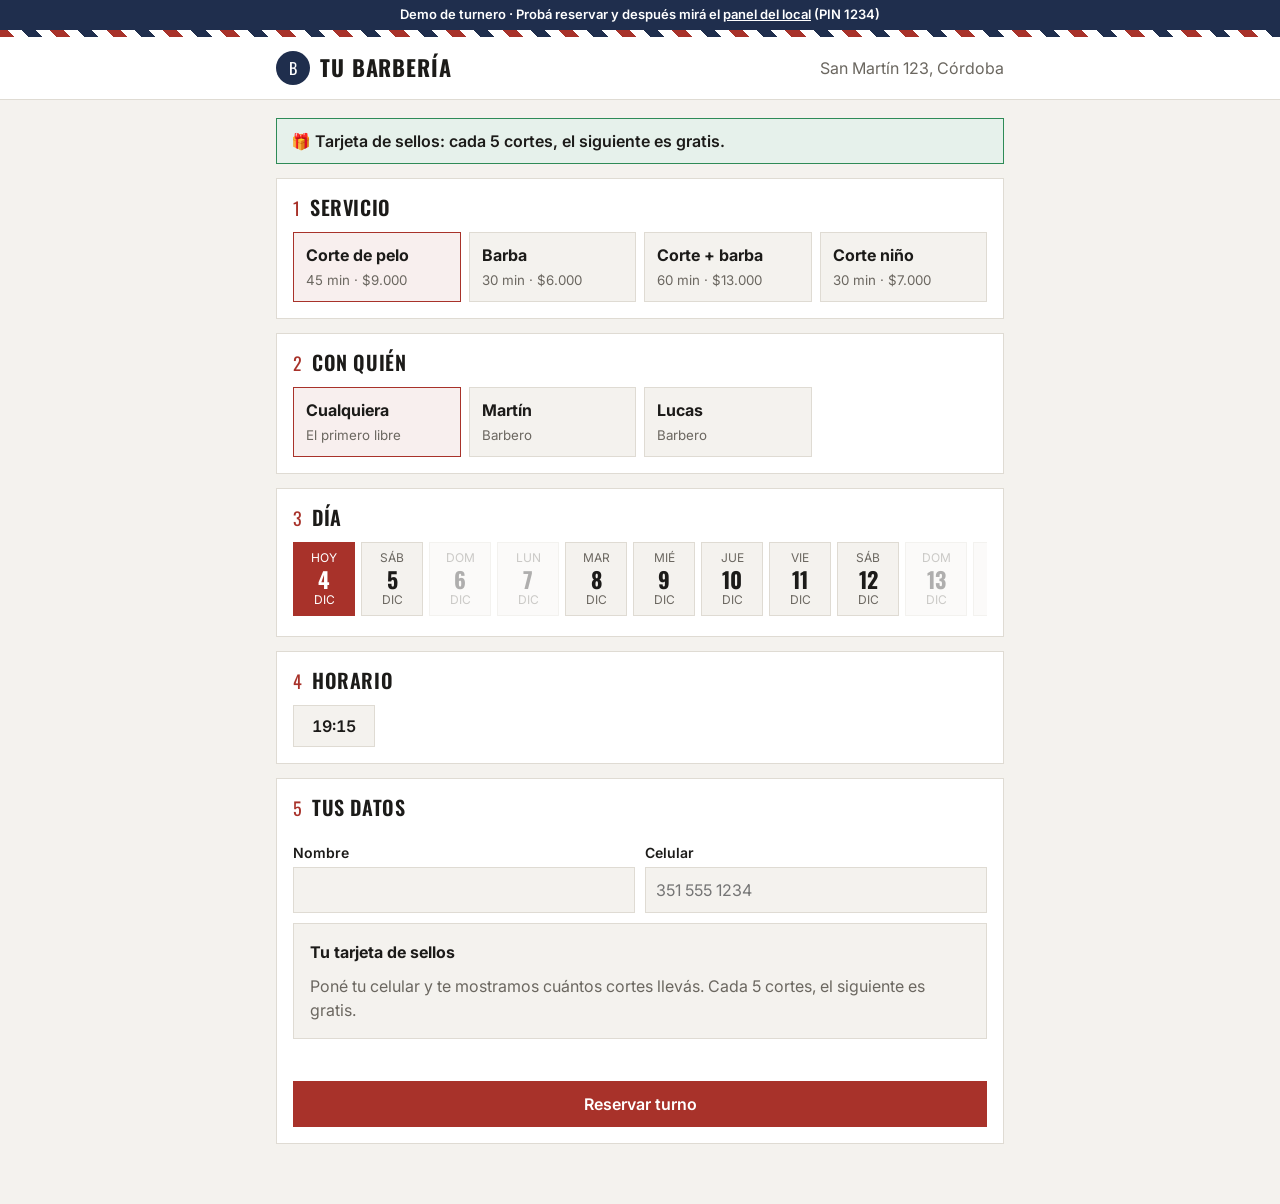
<file: index.html>
<!doctype html>
<html lang="es">
<head>
<meta charset="utf-8">
<meta name="viewport" content="width=device-width,initial-scale=1,viewport-fit=cover">
<title>Turnero Barbería Demo</title>
<link rel="preconnect" href="https://fonts.googleapis.com">
<link rel="stylesheet" href="https://fonts.googleapis.com/css2?family=Oswald:wght@500;600&family=Inter:wght@400;500;600;700&display=swap">
<link rel="stylesheet" href="app.css">
<style>
/* Layout: reserva en pasos verticales (servicio, profesional, día, hora, datos) sobre una tarjeta; tira de días deslizable y grilla de horarios */
.steps{display:flex;flex-direction:column;gap:14px;padding-block:18px 60px}
.h{display:flex;align-items:baseline;gap:10px;margin-bottom:10px}
.h .n{font-family:var(--f-display);color:var(--accent);font-size:18px}
.h h2{font-size:20px}
.opts{display:grid;grid-template-columns:repeat(auto-fill,minmax(160px,1fr));gap:8px}
.opt{text-align:left;border:1.5px solid var(--line);background:var(--bg);padding:10px 12px;cursor:pointer}
.opt b{display:block}
.opt small{color:var(--muted)}
.opt[aria-pressed="true"]{border-color:var(--accent);background:color-mix(in srgb,var(--accent) 8%,var(--card))}
.days{display:flex;gap:6px;overflow-x:auto;padding-bottom:4px;scrollbar-width:thin}
.day{flex:0 0 auto;width:62px;text-align:center;border:1.5px solid var(--line);background:var(--bg);padding:6px 0;cursor:pointer}
.day small{display:block;color:var(--muted);font-size:12px;text-transform:uppercase}
.day b{font-family:var(--f-display);font-size:22px;display:block;line-height:1.1}
.day[aria-pressed="true"]{border-color:var(--accent);background:var(--accent);color:#fff}
.day[aria-pressed="true"] small{color:#fff}
.day:disabled{opacity:.35;cursor:not-allowed}
.times{display:grid;grid-template-columns:repeat(auto-fill,minmax(72px,1fr));gap:6px}
.time{border:1.5px solid var(--line);background:var(--bg);padding:8px 0;font-weight:600;cursor:pointer;font-variant-numeric:tabular-nums}
.time[aria-pressed="true"]{background:var(--navy);border-color:var(--navy);color:#fff}
.row2{display:grid;grid-template-columns:1fr 1fr;gap:10px}
@media (max-width:520px){.row2{grid-template-columns:1fr}}
.ticket{border:2px dashed var(--line);padding:14px;display:grid;grid-template-columns:auto 1fr;gap:4px 14px}
.ticket dt{color:var(--muted);font-size:14px}.ticket dd{margin:0;font-weight:600}
.col{display:flex;flex-direction:column;gap:10px}
.mine .t{display:flex;justify-content:space-between;align-items:center;gap:10px;border-top:1px solid var(--line);padding-top:10px;margin-top:10px;flex-wrap:wrap}
.err{color:var(--accent);font-weight:600;min-height:1.4em}
</style>
</head>
<body>
<div class="demo">Demo de turnero · Probá reservar y después mirá el <a href="admin.html">panel del local</a> (PIN 1234)</div>
<header class="top"><div class="pole"></div><div class="wrap"><div class="brand"><span class="mark" id="ini">B</span><b id="nom">Tu Barbería</b></div><span class="muted" id="dir"></span></div></header>

<main class="wrap steps" id="reserva">
  <div class="banner" id="demora" hidden></div>
  <div class="banner" id="promo" hidden style="border-color:var(--ok);background:color-mix(in srgb,var(--ok) 12%,var(--card))"></div>
  <section class="card mine" id="mine" hidden><h2 style="font-size:18px">Tus próximos turnos</h2><div id="mineList"></div></section>

  <section class="card"><div class="h"><span class="n">1</span><h2>Servicio</h2></div><div class="opts" id="srv"></div></section>
  <section class="card"><div class="h"><span class="n">2</span><h2>Con quién</h2></div><div class="opts" id="bar"></div></section>
  <section class="card"><div class="h"><span class="n">3</span><h2>Día</h2></div><div class="days" id="days"></div></section>
  <section class="card"><div class="h"><span class="n">4</span><h2>Horario</h2></div><div class="times" id="times"></div><p class="muted" id="noTimes" hidden style="margin:0">No quedan horarios libres ese día. Probá con otro día o con otro profesional.</p></section>
  <section class="card col"><div class="h"><span class="n">5</span><h2>Tus datos</h2></div>
    <div class="row2"><div><label class="l" for="cNom">Nombre</label><input class="field" id="cNom" autocomplete="name"></div>
    <div><label class="l" for="cTel">Celular</label><input class="field" id="cTel" inputmode="tel" autocomplete="tel" placeholder="351 555 1234"></div></div>
    <div class="card col" id="tarjeta" hidden style="background:var(--bg)"></div>
    <div class="err" id="err" aria-live="polite"></div>
    <button class="btn primary" id="go" type="button">Reservar turno</button>
  </section>
</main>

<main class="wrap steps" id="okView" hidden>
  <section class="card col">
    <h2 style="color:var(--ok)">✓ Turno reservado</h2>
    <dl class="ticket" id="ticket"></dl>
    <div><b>Que no se te pase:</b> agregalo a tu calendario y el celular te avisa solo.</div>
    <a class="btn primary" id="acal" hidden>Agregar al calendario del celular</a>
    <a class="btn navy" id="gcal" target="_blank" rel="noopener">Agregar a Google Calendar</a>
    <button class="btn ghost" id="ics" type="button">Agregar al calendario (iPhone / otros)</button>
    <a class="btn ghost" id="gcal2" target="_blank" rel="noopener">Recordarme reservar de nuevo en 30 días</a>
    <p class="muted" style="margin:0;font-size:14px">Si no podés venir, cancelalo desde "Tus próximos turnos" hasta <span id="cancH"></span> horas antes, así el horario le queda libre a otro.</p>
    <button class="btn ghost" id="back" type="button">Volver</button>
  </section>
</main>
<div class="toast" id="toast" hidden></div>

<script src="store.js"></script>
<script>
const S=Store; let st=S.load();
const sel={srv:null,bar:"any",fecha:null,ini:null};
const MINE="barberia_demo_mis_turnos";
const mine=()=>{try{return JSON.parse(localStorage.getItem(MINE)||"[]")}catch(e){return []}};
const setMine=a=>{try{localStorage.setItem(MINE,JSON.stringify(a))}catch(e){}};
try{cNom.value=localStorage.getItem("bd_nom")||"";cTel.value=localStorage.getItem("bd_tel")||"";}catch(e){}
function toast(t){toastEl.textContent=t;toastEl.hidden=false;clearTimeout(toast.h);toast.h=setTimeout(()=>toastEl.hidden=true,2200);}
const toastEl=document.getElementById("toast");

function header(){ nom.textContent=st.config.nombre; ini.textContent=st.config.nombre.replace(/^tu\s+/i,"")[0]||"B"; dir.textContent=st.config.direccion;
  cancH.textContent=st.config.cancelHoras;
  const d=st.demora; demora.hidden=!(d&&d.fecha===S.today()&&d.min>0); if(!demora.hidden) demora.textContent=`Hoy venimos con unos ${d.min} minutos de demora. ¡Gracias por la paciencia!`; }
function renderSrv(){ srv.innerHTML=st.servicios.map(s=>`<button class="opt" type="button" data-id="${s.id}" aria-pressed="${sel.srv===s.id}"><b>${s.nombre}</b><small>${s.dur} min · ${S.fmt(s.precio)}</small></button>`).join(""); }
function renderBar(){ bar.innerHTML=[{id:"any",nombre:"Cualquiera"},...st.barberos].map(b=>`<button class="opt" type="button" data-id="${b.id}" aria-pressed="${sel.bar===b.id}"><b>${b.nombre}</b><small>${b.id==="any"?"El primero libre":"Barbero"}</small></button>`).join(""); }
function dur(){ return (st.servicios.find(s=>s.id===sel.srv)||{dur:45}).dur; }
function freeFor(f){ return sel.bar==="any"?Object.keys(S.slotsAny(st,f,dur())).map(Number).sort((a,b)=>a-b):S.slots(st,f,sel.bar,dur()); }
function renderDays(){
  const out=[]; for(let i=0;i<14;i++){ const f=S.addDays(S.today(),i), d=new Date(f+"T12:00:00"), has=freeFor(f).length>0;
    out.push(`<button class="day" type="button" data-f="${f}" aria-pressed="${sel.fecha===f}" ${has?"":"disabled"}><small>${i===0?"Hoy":d.toLocaleDateString("es-AR",{weekday:"short"}).replace(".","")}</small><b>${d.getDate()}</b><small>${d.toLocaleDateString("es-AR",{month:"short"}).replace(".","")}</small></button>`); }
  days.innerHTML=out.join("");
  if(!sel.fecha||days.querySelector(`[data-f="${sel.fecha}"]:disabled`)){ const first=days.querySelector(".day:not(:disabled)"); sel.fecha=first?first.dataset.f:null; days.querySelectorAll(".day").forEach(b=>b.setAttribute("aria-pressed",b.dataset.f===sel.fecha)); }
}
function renderTimes(){ const list=sel.fecha?freeFor(sel.fecha):[]; if(!list.includes(sel.ini)) sel.ini=null;
  times.innerHTML=list.map(m=>`<button class="time" type="button" data-m="${m}" aria-pressed="${sel.ini===m}">${S.toHM(m)}</button>`).join(""); noTimes.hidden=list.length>0; }
function promoTxt(){ const p=S.premioCfg(st); return `Cada ${p.cada} cortes, el siguiente ${p.tipo==="gratis"?"es gratis":`tiene ${p.pct}% de descuento`}`; }
function renderTarjeta(){
  const p=S.premioCfg(st); promo.hidden=!p.activo; tarjeta.hidden=!p.activo; if(!p.activo) return;
  promo.textContent=`🎁 Tarjeta de sellos: ${promoTxt().toLowerCase()}.`;
  const sp=S.sellos(st,cTel.value);
  if(!sp){ tarjeta.innerHTML=`<b>Tu tarjeta de sellos</b><span class="muted">Poné tu celular y te mostramos cuántos cortes llevás. ${promoTxt()}.</span>`; return; }
  const dots=Array.from({length:sp.cada},(_,i)=>`<span class="sello ${i<sp.n?"on":""}">${i<sp.n?"✂":""}</span>`).join("")+`<span class="sello gift ${sp.listo?"on":""}">🎁</span>`;
  tarjeta.innerHTML=`<b>Tu tarjeta de sellos</b><div class="sellos">${dots}</div><span class="${sp.listo?"":"muted"}" style="${sp.listo?"color:var(--ok);font-weight:700":""}">${sp.listo?`¡Completaste la tarjeta! Este turno: ${S.premioTxt(st)} 🎉`:`Llevás ${sp.n} de ${sp.cada}. Te ${sp.falta===1?"falta 1":`faltan ${sp.falta}`} para tu ${S.premioTxt(st)}.`}</span><small class="muted">El sello se suma cuando te atienden.</small>`;
}
function renderAll(){ st=S.load(); header(); renderSrv(); renderBar(); renderDays(); renderTimes(); renderMine(); renderTarjeta(); }
cTel.addEventListener("input",renderTarjeta);

srv.onclick=e=>{const b=e.target.closest(".opt"); if(!b)return; sel.srv=b.dataset.id; renderSrv(); renderDays(); renderTimes();};
bar.onclick=e=>{const b=e.target.closest(".opt"); if(!b)return; sel.bar=b.dataset.id; renderBar(); renderDays(); renderTimes();};
days.onclick=e=>{const b=e.target.closest(".day"); if(!b||b.disabled)return; sel.fecha=b.dataset.f; days.querySelectorAll(".day").forEach(x=>x.setAttribute("aria-pressed",x===b)); renderTimes();};
times.onclick=e=>{const b=e.target.closest(".time"); if(!b)return; sel.ini=+b.dataset.m; times.querySelectorAll(".time").forEach(x=>x.setAttribute("aria-pressed",x===b));};

go.onclick=()=>{
  st=S.load();
  if(!sel.srv) return err.textContent="Elegí un servicio.";
  if(!sel.fecha||sel.ini===null) return err.textContent="Elegí día y horario.";
  if(!cNom.value.trim()||cTel.value.replace(/\D/g,"").length<8) return err.textContent="Completá tu nombre y celular.";
  let barId=sel.bar; if(barId==="any"){ const m=S.slotsAny(st,sel.fecha,dur()); barId=(m[sel.ini]||[])[0]; }
  if(!barId||!S.slots(st,sel.fecha,barId,dur()).includes(sel.ini)){ err.textContent="Ese horario se acaba de ocupar. Elegí otro."; renderTimes(); return; }
  err.textContent="";
  const t={id:S.uid(),token:S.uid()+S.uid(),fecha:sel.fecha,ini:sel.ini,dur:dur(),barberoId:barId,servicioId:sel.srv,cliente:cNom.value.trim(),tel:cTel.value.trim(),estado:"reservado",origen:"web",creado:Date.now()};
  st.turnos.push(t); S.save(st); setMine([...mine(),t.token]);
  try{localStorage.setItem("bd_nom",t.cliente);localStorage.setItem("bd_tel",t.tel);}catch(e){}
  showOk(t);
};
function showOk(t){
  const s=st.servicios.find(x=>x.id===t.servicioId), b=st.barberos.find(x=>x.id===t.barberoId), fin=t.ini+t.dur, N=st.config.nombre, DIR=st.config.direccion;
  const sp=S.sellos(st,t.tel), usa=sp&&sp.listo&&s.sello!==false, pr=S.precioCon(st,t,usa);
  ticket.innerHTML=`<dt>Servicio</dt><dd>${s.nombre} · ${usa?`<s class="muted">${S.fmt(s.precio)}</s> ${pr?S.fmt(pr):"GRATIS"}`:S.fmt(s.precio)}</dd>${sp?`<dt>Sellos</dt><dd>${usa?`🎁 ¡Te toca ${S.premioTxt(st)}!`:`✂ ${sp.n} de ${sp.cada}${sp.falta?` · te ${sp.falta===1?"falta 1":`faltan ${sp.falta}`}`:""}`}</dd>`:""}<dt>Con</dt><dd>${b.nombre}</dd><dt>Día</dt><dd>${S.fechaLarga(t.fecha)}</dd><dt>Hora</dt><dd>${S.toHM(t.ini)} a ${S.toHM(fin)}</dd><dt>Dónde</dt><dd>${DIR}</dd>`;
  const stamp=(f,m)=>f.replace(/-/g,"")+"T"+S.toHM(m).replace(":","")+"00";
  const g=(title,f,a,z,det)=>"https://calendar.google.com/calendar/render?"+new URLSearchParams({action:"TEMPLATE",text:title,dates:`${stamp(f,a)}/${stamp(f,z)}`,ctz:"America/Argentina/Buenos_Aires",details:det,location:DIR});
  const det=`Tu turno en ${N} con ${b.nombre}. Si no podés venir, cancelalo desde la página así el horario queda libre.`;
  gcal.href=g(`${s.nombre} en ${N}`,t.fecha,t.ini,fin,det);
  const r=S.addDays(t.fecha,30); gcal2.href=g(`Reservar turno en ${N}`,r,600,615,`Ya pasó un mes desde tu último turno. Reservá acá: ${location.href.split("#")[0]}`);
  if(/Android/i.test(navigator.userAgent)){ const ms=(f,m)=>new Date(`${f}T${S.toHM(m)}:00`).getTime(), e=encodeURIComponent;
    acal.href=`intent://#Intent;action=android.intent.action.INSERT;type=vnd.android.cursor.item/event;S.title=${e(s.nombre+" en "+N)};S.eventLocation=${e(DIR)};S.description=${e(det)};l.beginTime=${ms(t.fecha,t.ini)};l.endTime=${ms(t.fecha,fin)};S.browser_fallback_url=${e(gcal.href)};end`;
    acal.hidden=false; }
  ics.onclick=()=>{ const ics=["BEGIN:VCALENDAR","VERSION:2.0","PRODID:-//Materia Print//Turnero//ES","BEGIN:VEVENT",`UID:${t.token}@turnero`,`DTSTAMP:${new Date().toISOString().replace(/[-:]/g,"").slice(0,15)}Z`,
      `DTSTART:${stamp(t.fecha,t.ini)}`,`DTEND:${stamp(t.fecha,fin)}`,`SUMMARY:${s.nombre} en ${N}`,`LOCATION:${DIR.replace(/,/g,"\\,")}`,`DESCRIPTION:${det.replace(/,/g,"\\,")}`,
      "BEGIN:VALARM","ACTION:DISPLAY","DESCRIPTION:Mañana tenés turno","TRIGGER:-PT1D","END:VALARM","BEGIN:VALARM","ACTION:DISPLAY","DESCRIPTION:En 2 horas tenés turno","TRIGGER:-PT2H","END:VALARM","END:VEVENT","END:VCALENDAR"].join("\r\n");
    try{ const a=document.createElement("a"); a.href=URL.createObjectURL(new Blob([ics],{type:"text/calendar"})); a.download="turno.ics"; document.body.appendChild(a); a.click(); a.remove(); toast("Si no se descargó, en esta vista de muestra está bloqueado: probalo en la página publicada."); }catch(e){ toast("No se pudo descargar el archivo."); } };
  reserva.hidden=true; okView.hidden=false; scrollTo(0,0);
}
back.onclick=()=>{okView.hidden=true; reserva.hidden=false; sel.ini=null; renderAll();};

function renderMine(){
  const toks=mine(), list=st.turnos.filter(t=>toks.includes(t.token)&&t.estado==="reservado"&&(t.fecha>S.today()||(t.fecha===S.today()&&t.ini+t.dur>S.nowMin()))).sort((a,b)=>(a.fecha+a.ini).localeCompare(b.fecha+b.ini));
  document.getElementById("mine").hidden=!list.length;
  mineList.innerHTML=list.map(t=>{ const s=st.servicios.find(x=>x.id===t.servicioId), b=st.barberos.find(x=>x.id===t.barberoId);
    const start=new Date(`${t.fecha}T${S.toHM(t.ini)}:00`).getTime(), canCancel=start-Date.now()>st.config.cancelHoras*3600e3;
    return `<div class="t"><div><b>${S.fechaLarga(t.fecha)} · ${S.toHM(t.ini)}</b><div class="muted">${s.nombre} con ${b.nombre}</div></div>
      ${canCancel?`<button class="btn ghost small" type="button" data-cancel="${t.token}">Cancelar turno</button>`:`<a class="btn wa small" target="_blank" rel="noopener" href="${S.waLink(st.config.whatsapp,`Hola, tengo turno ${S.fechaLarga(t.fecha)} a las ${S.toHM(t.ini)} y no voy a poder ir.`)}">Avisar por WhatsApp</a>`}</div>`; }).join("");
}
mineList.onclick=e=>{ const b=e.target.closest("[data-cancel]"); if(!b)return;
  if(b.dataset.sure!=="1"){ b.dataset.sure="1"; b.textContent="Tocá de nuevo para confirmar"; return; }
  st=S.load(); const t=st.turnos.find(x=>x.token===b.dataset.cancel); if(t){ t.estado="cancelado"; t.canceladoPor="cliente"; S.save(st); } toast("Turno cancelado. ¡Gracias por avisar!"); renderAll(); };
addEventListener("storage",e=>{ if(e.key===S.KEY) renderAll(); });
sel.srv=st.servicios[0].id; renderAll();
</script>

</body>
</html>
</file>
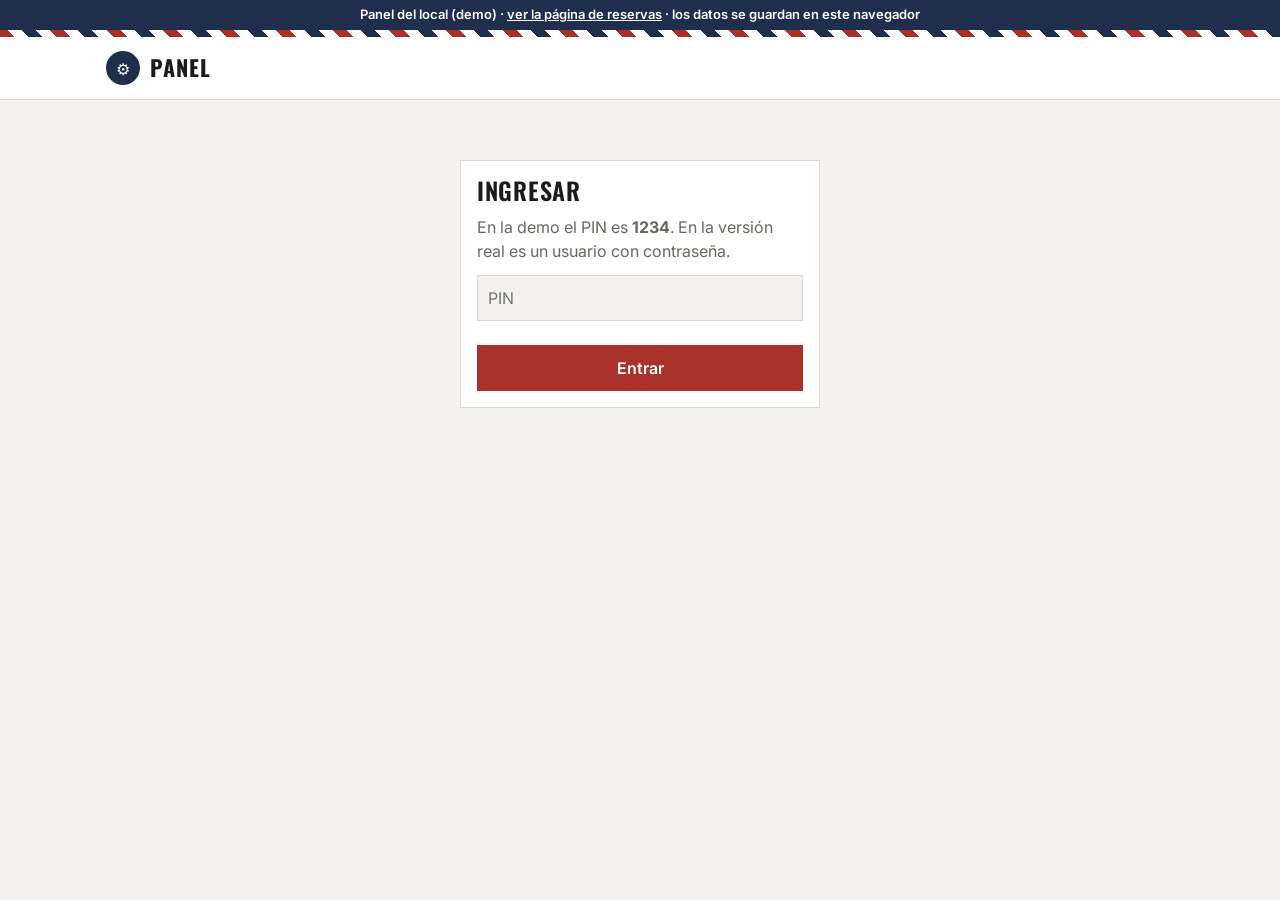
<file: admin.html>
<!doctype html>
<html lang="es">
<head>
<meta charset="utf-8">
<meta name="viewport" content="width=device-width,initial-scale=1,viewport-fit=cover">
<title>Panel del Local</title>
<link rel="preconnect" href="https://fonts.googleapis.com">
<link rel="stylesheet" href="https://fonts.googleapis.com/css2?family=Oswald:wght@500;600&family=Inter:wght@400;500;600;700&display=swap">
<link rel="stylesheet" href="app.css">
<style>
:root{padding-top:env(safe-area-inset-top,0px);padding-bottom:env(safe-area-inset-bottom,0px)}
/* Layout: panel de trabajo; pestañas arriba, agenda del día en columnas por barbero con huecos libres tocables */
.wrap{max-width:1100px}
.tabs{display:flex;gap:4px;overflow-x:auto;border-bottom:1px solid var(--line);background:var(--card)}
.tabs .wrap{display:flex;gap:4px}
.tab{background:none;border:0;border-bottom:3px solid transparent;padding:12px 14px;font-weight:600;cursor:pointer;color:var(--muted);white-space:nowrap}
.tab[aria-selected="true"]{color:var(--ink);border-bottom-color:var(--accent)}
.pane{padding-block:16px 60px;display:flex;flex-direction:column;gap:14px}
.bar{display:flex;flex-wrap:wrap;gap:8px;align-items:center}
.bar h2{font-size:22px;margin-right:auto}
.cols{display:grid;grid-template-columns:repeat(auto-fit,minmax(280px,1fr));gap:12px}
.col h3{font-size:18px;margin-bottom:8px;display:flex;justify-content:space-between;align-items:baseline}
.slot{display:grid;grid-template-columns:62px 1fr;gap:10px;padding:10px 0;border-top:1px solid var(--line);align-items:start}
.slot .hr{font-family:var(--f-display);font-size:18px;font-variant-numeric:tabular-nums}
.slot .hr small{display:block;font-family:var(--f-body);font-size:12px;color:var(--muted)}
.slot b{display:block}
.acts{display:flex;flex-wrap:wrap;gap:6px;margin-top:6px}
.free{width:100%;text-align:left;border:1.5px dashed var(--line);background:transparent;padding:8px 10px;color:var(--muted);cursor:pointer}
.free:hover{border-color:var(--accent);color:var(--accent)}
.canc{opacity:.5}.canc b{text-decoration:line-through}
.done{opacity:.75}
.form{display:grid;grid-template-columns:repeat(auto-fit,minmax(150px,1fr));gap:10px;align-items:end;background:var(--soft);padding:12px}
.list .it{display:flex;justify-content:space-between;align-items:center;gap:12px;border-top:1px solid var(--line);padding:10px 0;flex-wrap:wrap}
table{border-collapse:collapse;width:100%}
td,th{border-bottom:1px solid var(--line);padding:6px;text-align:left;vertical-align:middle}
th{font-size:13px;color:var(--muted);font-weight:600}
td input{width:100%;padding:6px;border:1px solid var(--line);background:var(--bg)}
.tw{overflow-x:auto}
.gate{max-width:360px;margin:60px auto;display:flex;flex-direction:column;gap:12px}
.kpis{display:grid;grid-template-columns:repeat(auto-fit,minmax(150px,1fr));gap:10px}
.kpi{background:var(--card);border:1px solid var(--line);padding:12px}
.kpi b{font-family:var(--f-display);font-size:28px;display:block;font-variant-numeric:tabular-nums}
</style>
</head>
<body>
<div class="demo">Panel del local (demo) · <a href="index.html">ver la página de reservas</a> · los datos se guardan en este navegador</div>
<header class="top"><div class="pole"></div><div class="wrap"><div class="brand"><span class="mark">⚙</span><b id="nom">Panel</b></div><button class="btn ghost small" id="salir" type="button" hidden>Salir</button></div></header>

<section class="wrap gate card" id="gate">
  <h2>Ingresar</h2><p class="muted" style="margin:0">En la demo el PIN es <b>1234</b>. En la versión real es un usuario con contraseña.</p>
  <input class="field" id="pin" type="password" inputmode="numeric" placeholder="PIN" autocomplete="off">
  <div class="muted" id="pinErr" style="color:var(--accent)"></div>
  <button class="btn primary" id="entrar" type="button">Entrar</button>
</section>

<div id="app" hidden>
<nav class="tabs" role="tablist"><div class="wrap">
  <button class="tab" role="tab" data-t="agenda" aria-selected="true">Agenda</button>
  <button class="tab" role="tab" data-t="avisos">Recordatorios</button>
  <button class="tab" role="tab" data-t="clientes">Clientes</button>
  <button class="tab" role="tab" data-t="config">Configuración</button>
</div></nav>

<main class="wrap pane" id="p-agenda">
  <div class="bar"><h2 id="aFecha"></h2>
    <button class="btn ghost small" id="prev" type="button" aria-label="Día anterior">◀</button>
    <button class="btn ghost small" id="hoy" type="button">Hoy</button>
    <button class="btn ghost small" id="next" type="button" aria-label="Día siguiente">▶</button>
    <input class="field" type="date" id="aDate" style="width:auto">
  </div>
  <div class="kpis" id="kpis"></div>
  <div class="card col" id="demoraBox">
    <div class="bar"><b style="margin-right:auto">¿Vienen con demora?</b>
      <select class="field" id="demMin" style="width:auto"><option>10</option><option selected>20</option><option>30</option><option>45</option></select>
      <button class="btn navy small" id="demOn" type="button">Avisar demora</button>
      <button class="btn ghost small" id="demOff" type="button" hidden>Quitar aviso</button></div>
    <div class="list" id="demList"></div>
  </div>
  <div class="form" id="addForm" hidden>
    <div><label class="l" for="fBar">Barbero</label><select class="field" id="fBar"></select></div>
    <div><label class="l" for="fSrv">Servicio</label><select class="field" id="fSrv"></select></div>
    <div><label class="l" for="fHora">Hora</label><select class="field" id="fHora"></select></div>
    <div><label class="l" for="fNom">Cliente</label><input class="field" id="fNom" placeholder="Nombre"></div>
    <div><label class="l" for="fTel">Celular</label><input class="field" id="fTel" inputmode="tel" placeholder="Opcional (suma sellos)"></div>
    <div style="display:flex;gap:6px"><button class="btn primary" id="fOk" type="button">Agregar turno</button><button class="btn ghost" id="fX" type="button">Cerrar</button></div>
  </div>
  <div class="cols" id="cols"></div>
  <details class="card"><summary><b>Bloquear un horario</b> <span class="muted">(almuerzo, trámite, vacaciones)</span></summary>
    <div class="form" style="margin-top:10px">
      <div><label class="l" for="bBar">Quién</label><select class="field" id="bBar"></select></div>
      <div><label class="l" for="bDesde">Desde</label><input class="field" type="time" id="bDesde" value="13:00"></div>
      <div><label class="l" for="bHasta">Hasta</label><input class="field" type="time" id="bHasta" value="15:00"></div>
      <div><label class="l" for="bMot">Motivo</label><input class="field" id="bMot" placeholder="Ej: trámite"></div>
      <button class="btn navy" id="bOk" type="button">Bloquear</button>
    </div>
    <div class="list" id="bList"></div>
  </details>
</main>

<main class="wrap pane" id="p-avisos" hidden>
  <div class="bar"><h2 id="avTit">Turnos de mañana</h2></div>
  <p class="muted" style="margin:0">Tocá "Recordar" y se abre WhatsApp con el mensaje armado: solo lo enviás. Los que ya avisaste quedan marcados.</p>
  <div class="card list" id="avList"></div>
</main>

<main class="wrap pane" id="p-clientes" hidden>
  <div class="bar"><h2>Clientes</h2>
    <label class="muted"><input type="checkbox" id="soloVolver" checked> Solo los que no vienen hace más de 30 días</label></div>
  <div class="card list" id="cliList"></div>
</main>

<main class="wrap pane" id="p-config" hidden>
  <section class="card col"><h2 style="font-size:20px">El local</h2>
    <div class="form" style="background:none;padding:0">
      <div><label class="l" for="cNom">Nombre</label><input class="field" id="cNom"></div>
      <div><label class="l" for="cDir">Dirección</label><input class="field" id="cDir"></div>
      <div><label class="l" for="cWa">WhatsApp (con 549)</label><input class="field" id="cWa"></div>
      <div><label class="l" for="cCan">Se puede cancelar hasta (horas antes)</label><input class="field" type="number" min="0" id="cCan"></div>
    </div></section>
  <section class="card col"><h2 style="font-size:20px">Tarjeta de sellos</h2>
    <p class="muted" style="margin:0">Como la tarjetita que se firma en cada corte, pero digital: cada turno marcado como <b>Atendido</b> suma un sello al celular del cliente.</p>
    <label style="font-weight:600"><input type="checkbox" id="pAct"> Activar tarjeta de sellos</label>
    <div class="form" style="background:none;padding:0" id="pBox">
      <div><label class="l" for="pCada">Cantidad de cortes</label><input class="field" type="number" min="2" max="20" id="pCada"></div>
      <div><label class="l" for="pTipo">Premio en el siguiente</label><select class="field" id="pTipo"><option value="gratis">Corte gratis</option><option value="descuento">Porcentaje de descuento</option></select></div>
      <div id="pPctBox"><label class="l" for="pPct">Descuento (%)</label><input class="field" type="number" min="5" max="95" step="5" id="pPct"></div>
    </div>
    <div class="banner" id="pPrev" style="font-weight:600"></div></section>
  <section class="card col"><h2 style="font-size:20px">Servicios</h2>
    <div class="tw"><table><thead><tr><th>Servicio</th><th>Minutos</th><th>Precio</th><th title="Si este servicio suma sello en la tarjeta">Suma sello</th><th></th></tr></thead><tbody id="tSrv"></tbody></table></div>
    <button class="btn ghost small" id="addSrv" type="button" style="align-self:flex-start">+ Agregar servicio</button></section>
  <section class="card col"><h2 style="font-size:20px">Barberos</h2>
    <div class="tw"><table><tbody id="tBar"></tbody></table></div>
    <button class="btn ghost small" id="addBar" type="button" style="align-self:flex-start">+ Agregar barbero</button></section>
  <section class="card col"><h2 style="font-size:20px">Horarios de atención</h2>
    <p class="muted" style="margin:0">Hasta dos franjas por día. Dejá vacío para cerrado.</p>
    <div class="tw"><table><thead><tr><th>Día</th><th>Mañana desde</th><th>hasta</th><th>Tarde desde</th><th>hasta</th></tr></thead><tbody id="tHor"></tbody></table></div></section>
  <div class="bar"><button class="btn primary" id="guardar" type="button">Guardar cambios</button><button class="btn ghost" id="reset" type="button">Restablecer datos de la demo</button></div>
</main>
</div>
<div class="toast" id="toast" hidden></div>

<script src="store.js"></script>
<script>
const S=Store; let st=S.load(); let fecha=S.today();
const $=id=>document.getElementById(id);
function toast(t){$("toast").textContent=t;$("toast").hidden=false;clearTimeout(toast.h);toast.h=setTimeout(()=>$("toast").hidden=true,2200);}
const srvOf=id=>st.servicios.find(s=>s.id===id)||{nombre:"(borrado)",dur:30,precio:0};
const barOf=id=>st.barberos.find(b=>b.id===id)||{nombre:"(borrado)"};
const save=()=>{S.save(st); renderAll();};

/* acceso */
function logged(){try{return sessionStorage.getItem("bd_admin")==="1"}catch(e){return window._ok}}
function enter(){ $("gate").hidden=true; $("app").hidden=false; $("salir").hidden=false; renderAll(); }
$("entrar").onclick=()=>{ if($("pin").value==="1234"){ try{sessionStorage.setItem("bd_admin","1")}catch(e){window._ok=true} enter(); } else $("pinErr").textContent="PIN incorrecto. En la demo es 1234."; };
$("pin").onkeydown=e=>{if(e.key==="Enter")$("entrar").click();};
$("salir").onclick=()=>{ try{sessionStorage.removeItem("bd_admin")}catch(e){} window._ok=false; location.reload(); };

/* pestañas */
document.querySelectorAll(".tab").forEach(b=>b.onclick=()=>{ document.querySelectorAll(".tab").forEach(x=>x.setAttribute("aria-selected",x===b)); ["agenda","avisos","clientes","config"].forEach(t=>$("p-"+t).hidden=t!==b.dataset.t); renderAll(); });

/* AGENDA */
$("prev").onclick=()=>{fecha=S.addDays(fecha,-1);renderAgenda();}; $("next").onclick=()=>{fecha=S.addDays(fecha,1);renderAgenda();};
$("hoy").onclick=()=>{fecha=S.today();renderAgenda();}; $("aDate").onchange=e=>{if(e.target.value){fecha=e.target.value;renderAgenda();}};
function freeRanges(bId){
  const day=new Date(fecha+"T12:00:00").getDay(), fr=st.config.horarios[day]||[], out=[], step=st.config.slotMin;
  const busy=[...st.turnos.filter(t=>t.fecha===fecha&&t.barberoId===bId&&t.estado!=="cancelado").map(t=>[t.ini,t.ini+t.dur]),...st.bloqueos.filter(b=>b.fecha===fecha&&(!b.barberoId||b.barberoId===bId)).map(b=>[b.ini,b.fin])];
  fr.forEach(([a,b])=>{ let s=null; for(let m=S.toMin(a);m<S.toMin(b);m+=step){ const free=!busy.some(([x,y])=>m<y&&m+step>x); if(free&&s===null)s=m; if(!free&&s!==null){out.push([s,m]);s=null;} } if(s!==null)out.push([s,S.toMin(b)]); });
  return out;
}
function renderAgenda(){
  $("aFecha").textContent=(fecha===S.today()?"Hoy · ":"")+S.fechaLarga(fecha); $("aDate").value=fecha;
  const dayT=st.turnos.filter(t=>t.fecha===fecha);
  const act=dayT.filter(t=>t.estado!=="cancelado"), web=act.filter(t=>t.origen==="web").length;
  $("kpis").innerHTML=`<div class="kpi"><span class="muted">Turnos</span><b>${act.length}</b></div><div class="kpi"><span class="muted">Reservados online</span><b>${web}</b></div><div class="kpi"><span class="muted">Cancelados</span><b>${dayT.length-act.length}</b></div><div class="kpi"><span class="muted">A facturar</span><b>${S.fmt(act.reduce((a,t)=>{ const sp=t.estado==="reservado"?S.sellos(st,t.tel):null; return a+S.precioCon(st,t,sp&&sp.listo); },0))}</b></div>`;
  const open=(st.config.horarios[new Date(fecha+"T12:00:00").getDay()]||[]).length>0;
  $("cols").innerHTML=!open?`<div class="card muted">Este día está cerrado según los horarios de atención.</div>`:st.barberos.map(b=>{
    const items=[...dayT.filter(t=>t.barberoId===b.id).map(t=>({m:t.ini,t})),...freeRanges(b.id).map(r=>({m:r[0],r})),...st.bloqueos.filter(x=>x.fecha===fecha&&(!x.barberoId||x.barberoId===b.id)).map(x=>({m:x.ini,bl:x}))].sort((x,y)=>x.m-y.m||(x.t?-1:1));
    return `<section class="card col"><h3>${b.nombre} <span class="muted" style="font-size:14px;font-family:var(--f-body);text-transform:none">${dayT.filter(t=>t.barberoId===b.id&&t.estado!=="cancelado").length} turnos</span></h3>${items.map(it=>{
      if(it.r) return `<div class="slot"><div class="hr">${S.toHM(it.r[0])}</div><button class="free" type="button" data-add="${b.id}" data-m="${it.r[0]}">Libre hasta ${S.toHM(it.r[1])} · + agregar turno</button></div>`;
      if(it.bl) return `<div class="slot"><div class="hr">${S.toHM(it.bl.ini)}<small>a ${S.toHM(it.bl.fin)}</small></div><div><b>Bloqueado</b><span class="muted">${it.bl.motivo||""}</span></div></div>`;
      const t=it.t, s=srvOf(t.servicioId), cls=t.estado==="cancelado"?"canc":t.estado==="atendido"?"done":"", sp=t.estado==="reservado"?S.sellos(st,t.tel):null, gift=sp&&sp.listo;
      return `<div class="slot ${cls}"><div class="hr">${S.toHM(t.ini)}<small>${t.dur} min</small></div><div><b>${t.cliente}</b><span class="muted">${s.nombre}${sp&&!gift?` · ✂ ${sp.n}/${sp.cada} sellos`:""}</span>
        <div class="acts"><span class="chip ${t.origen==="web"?"web":"manual"}">${t.origen==="web"?"ONLINE":"CARGADO A MANO"}</span>${t.estado==="cancelado"?`<span class="chip">CANCELADO${t.canceladoPor==="cliente"?" POR EL CLIENTE":""}</span>`:""}${t.estado==="atendido"?`<span class="chip ok">ATENDIDO</span>`:""}${gift?`<span class="chip gift">🎁 LE TOCA ${S.premioTxt(st).toUpperCase()}</span>`:""}${t.premio?`<span class="chip gift">🎁 USÓ EL PREMIO</span>`:""}</div>
        ${t.estado==="reservado"?`<div class="acts">${t.tel?`<a class="btn wa small" target="_blank" rel="noopener" href="${S.waLink(t.tel,`Hola ${t.cliente.split(" ")[0]}, te escribimos de ${st.config.nombre} por tu turno de ${S.fechaLarga(t.fecha)} a las ${S.toHM(t.ini)}.`)}">WhatsApp</a>`:""}${gift?`<button class="btn primary small" type="button" data-done="${t.id}" data-premio="1">Atendido · usar premio</button>`:""}<button class="btn ghost small" type="button" data-done="${t.id}">Atendido</button><button class="btn ghost small" type="button" data-cancel="${t.id}">Cancelar</button></div>`:""}</div></div>`;
    }).join("")||`<p class="muted">Sin horarios.</p>`}</section>`; }).join("");
  renderDemora(); renderBloqueos();
}
$("cols").onclick=e=>{
  const a=e.target.closest("[data-add]"); if(a){ openAdd(a.dataset.add,+a.dataset.m); return; }
  const c=e.target.closest("[data-cancel]"); if(c){ if(c.dataset.sure!=="1"){c.dataset.sure="1";c.textContent="¿Seguro? Tocá de nuevo";return;} const t=st.turnos.find(x=>x.id===c.dataset.cancel); t.estado="cancelado"; t.canceladoPor="local"; save(); toast("Turno cancelado. El horario quedó libre."); return; }
  const d=e.target.closest("[data-done]"); if(d){ const t=st.turnos.find(x=>x.id===d.dataset.done); t.estado="atendido"; if(d.dataset.premio) t.premio=true; save();
    const sp=S.sellos(st,t.tel); toast(t.premio?"Premio usado. La tarjeta vuelve a cero.":sp?(sp.listo?`¡Completó la tarjeta! El próximo: ${S.premioTxt(st)}.`:`Sello sumado: ${sp.n} de ${sp.cada}.`):"Marcado como atendido."); }
};
function fillHoras(){ const bId=$("fBar").value, dur=srvOf($("fSrv").value).dur, list=S.slots(st,fecha,bId,dur).filter(m=>fecha!==S.today()||true);
  const keep=+$("fHora").dataset.want; $("fHora").innerHTML=list.map(m=>`<option value="${m}" ${m===keep?"selected":""}>${S.toHM(m)}</option>`).join("")||`<option value="">Sin lugar</option>`; }
function openAdd(bId,m){ $("fBar").innerHTML=st.barberos.map(b=>`<option value="${b.id}" ${b.id===bId?"selected":""}>${b.nombre}</option>`).join("");
  $("fSrv").innerHTML=st.servicios.map(s=>`<option value="${s.id}">${s.nombre} · ${s.dur} min</option>`).join(""); $("fHora").dataset.want=m; fillHoras();
  $("addForm").hidden=false; $("fNom").value=""; $("fTel").value=""; $("fNom").focus(); $("addForm").scrollIntoView({block:"nearest"}); }
$("fBar").onchange=fillHoras; $("fSrv").onchange=fillHoras; $("fX").onclick=()=>$("addForm").hidden=true;
$("fOk").onclick=()=>{ if(!$("fHora").value) return toast("No hay lugar para ese servicio en ese horario."); if(!$("fNom").value.trim()) return toast("Escribí el nombre del cliente.");
  st.turnos.push({id:S.uid(),token:S.uid()+S.uid(),fecha,ini:+$("fHora").value,dur:srvOf($("fSrv").value).dur,barberoId:$("fBar").value,servicioId:$("fSrv").value,cliente:$("fNom").value.trim(),tel:$("fTel").value.trim(),estado:"reservado",origen:"manual",creado:Date.now()});
  $("addForm").hidden=true; save(); toast("Turno agregado. Ya no aparece libre en la página."); };

/* demora */
function renderDemora(){
  const isToday=fecha===S.today(); $("demoraBox").hidden=!isToday; if(!isToday) return;
  const on=st.demora&&st.demora.fecha===S.today()&&st.demora.min>0; $("demOff").hidden=!on; $("demOn").textContent=on?"Actualizar demora":"Avisar demora";
  if(!on){ $("demList").innerHTML=""; return; }
  const rest=st.turnos.filter(t=>t.fecha===S.today()&&t.estado==="reservado"&&t.ini>=S.nowMin()-10).sort((a,b)=>a.ini-b.ini);
  $("demList").innerHTML=`<p class="muted" style="margin:6px 0 0">La página de reservas muestra el aviso de ${st.demora.min} minutos. Avisales a los que vienen:</p>`+(rest.map(t=>`<div class="it"><div><b>${S.toHM(t.ini)} · ${t.cliente}</b><div class="muted">${srvOf(t.servicioId).nombre} con ${barOf(t.barberoId).nombre}</div></div>${t.tel?`<a class="btn wa small" target="_blank" rel="noopener" href="${S.waLink(t.tel,`Hola ${t.cliente.split(" ")[0]}, venimos con unos ${st.demora.min} minutos de demora. Tu turno de las ${S.toHM(t.ini)} pasa a ~${S.toHM(t.ini+st.demora.min)}. ¡Disculpá!`)}">Avisar por WhatsApp</a>`:`<span class="muted">sin celular</span>`}</div>`).join("")||`<p class="muted">No quedan turnos hoy.</p>`);
}
$("demOn").onclick=()=>{ st.demora={fecha:S.today(),min:+$("demMin").value}; save(); };
$("demOff").onclick=()=>{ st.demora=null; save(); };

/* bloqueos */
function renderBloqueos(){ $("bBar").innerHTML=`<option value="">Todos</option>`+st.barberos.map(b=>`<option value="${b.id}">${b.nombre}</option>`).join("");
  const l=st.bloqueos.filter(b=>b.fecha===fecha); $("bList").innerHTML=l.map(b=>`<div class="it"><span>${S.toHM(b.ini)}–${S.toHM(b.fin)} · ${b.barberoId?barOf(b.barberoId).nombre:"Todos"} · ${b.motivo||"Bloqueado"}</span><button class="btn ghost small" type="button" data-unb="${b.id}">Quitar</button></div>`).join(""); }
$("bOk").onclick=()=>{ const a=S.toMin($("bDesde").value), z=S.toMin($("bHasta").value); if(!(z>a)) return toast("Revisá el horario.");
  st.bloqueos.push({id:S.uid(),fecha,ini:a,fin:z,barberoId:$("bBar").value||null,motivo:$("bMot").value.trim()}); save(); toast("Horario bloqueado."); };
$("bList").onclick=e=>{ const b=e.target.closest("[data-unb]"); if(!b)return; st.bloqueos=st.bloqueos.filter(x=>x.id!==b.dataset.unb); save(); };

/* RECORDATORIOS */
function nextOpen(){ let d=S.addDays(S.today(),1); for(let i=0;i<8;i++){ if((st.config.horarios[new Date(d+"T12:00:00").getDay()]||[]).length) return d; d=S.addDays(d,1);} return S.addDays(S.today(),1); }
function renderAvisos(){ const f=nextOpen(); $("avTit").textContent=`Turnos del ${S.fechaLarga(f)}`;
  const l=st.turnos.filter(t=>t.fecha===f&&t.estado==="reservado").sort((a,b)=>a.ini-b.ini);
  $("avList").innerHTML=l.map(t=>`<div class="it"><div><b>${S.toHM(t.ini)} · ${t.cliente}</b><div class="muted">${srvOf(t.servicioId).nombre} con ${barOf(t.barberoId).nombre}</div></div>
    <div class="acts" style="margin:0">${t.avisado?`<span class="chip ok">AVISADO</span>`:""}${t.tel?`<a class="btn wa small" target="_blank" rel="noopener" data-av="${t.id}" href="${S.waLink(t.tel,`Hola ${t.cliente.split(" ")[0]}! Te recordamos tu turno en ${st.config.nombre} el ${S.fechaLarga(t.fecha)} a las ${S.toHM(t.ini)} (${srvOf(t.servicioId).nombre}). Si no podés venir, avisanos así liberamos el horario.`)}">Recordar</a>`:`<span class="muted">sin celular</span>`}</div></div>`).join("")||`<p class="muted">No hay turnos para ese día.</p>`; }
$("avList").onclick=e=>{ const a=e.target.closest("[data-av]"); if(!a)return; const t=st.turnos.find(x=>x.id===a.dataset.av); t.avisado=true; S.save(st); setTimeout(renderAvisos,300); };

/* CLIENTES */
function renderClientes(){
  const map={}; st.turnos.filter(t=>t.estado!=="cancelado").forEach(t=>{ const k=(t.tel||t.cliente).replace(/\D/g,"")||t.cliente; const past=t.fecha<S.today()||t.estado==="atendido";
    const c=map[k]||(map[k]={nombre:t.cliente,tel:t.tel,visitas:0,ultima:null,proximo:null});
    if(past){c.visitas++; if(!c.ultima||t.fecha>c.ultima)c.ultima=t.fecha;} else if(!c.proximo||t.fecha<c.proximo)c.proximo=t.fecha; });
  const dias=f=>Math.round((new Date(S.today()+"T12:00:00")-new Date(f+"T12:00:00"))/864e5);
  let l=Object.values(map).filter(c=>c.ultima).sort((a,b)=>a.ultima.localeCompare(b.ultima));
  if($("soloVolver").checked) l=l.filter(c=>!c.proximo&&dias(c.ultima)>30);
  const link=location.href.replace(/admin\.html.*$/,"index.html");
  $("cliList").innerHTML=l.map(c=>`<div class="it"><div><b>${c.nombre}</b><div class="muted">${c.visitas} visita${c.visitas>1?"s":""} · última hace ${dias(c.ultima)} días${c.proximo?` · próximo turno ${S.fechaLarga(c.proximo)}`:""}</div>${(sp=>sp?`<div class="acts">${sp.listo?`<span class="chip gift">🎁 TIENE ${S.premioTxt(st).toUpperCase()}</span>`:`<span class="chip">✂ ${sp.n}/${sp.cada} SELLOS</span>`}</div>`:"")(S.sellos(st,c.tel))}</div>
    ${c.tel?`<a class="btn wa small" target="_blank" rel="noopener" href="${S.waLink(c.tel,`Hola ${c.nombre.split(" ")[0]}! Hace un tiempo que no te vemos por ${st.config.nombre}.${(S.sellos(st,c.tel)||{}).listo?` ¡Y tenés tu ${S.premioTxt(st)} esperándote!`:""} Si querés, reservá tu próximo turno acá: ${link}`)}">Invitar a volver</a>`:""}</div>`).join("")||`<p class="muted">No hay clientes para mostrar.</p>`;
}
$("soloVolver").onchange=renderClientes;

/* CONFIG */
const DIAS=["Domingo","Lunes","Martes","Miércoles","Jueves","Viernes","Sábado"];
function renderConfig(){ const c=st.config; $("cNom").value=c.nombre; $("cDir").value=c.direccion; $("cWa").value=c.whatsapp; $("cCan").value=c.cancelHoras;
  const p=S.premioCfg(st); $("pAct").checked=p.activo; $("pCada").value=p.cada; $("pTipo").value=p.tipo; $("pPct").value=p.pct; premioPrev();
  $("tSrv").innerHTML=st.servicios.map(s=>`<tr data-id="${s.id}"><td><input value="${s.nombre}" data-k="nombre"></td><td><input type="number" min="5" step="5" value="${s.dur}" data-k="dur"></td><td><input type="number" min="0" step="500" value="${s.precio}" data-k="precio"></td><td style="text-align:center"><input type="checkbox" data-k="sello" ${s.sello!==false?"checked":""} style="width:auto" aria-label="Suma sello"></td><td><button class="btn ghost small" type="button" data-del="${s.id}">Quitar</button></td></tr>`).join("");
  $("tBar").innerHTML=st.barberos.map(b=>`<tr data-id="${b.id}"><td><input value="${b.nombre}" data-k="nombre"></td><td style="width:1%"><button class="btn ghost small" type="button" data-delb="${b.id}">Quitar</button></td></tr>`).join("");
  $("tHor").innerHTML=[1,2,3,4,5,6,0].map(d=>{const f=c.horarios[d]||[],v=(i,j)=>(f[i]||[])[j]||""; return `<tr data-d="${d}"><td>${DIAS[d]}</td>${[0,1].map(i=>[0,1].map(j=>`<td><input type="time" value="${v(i,j)}"></td>`).join("")).join("")}</tr>`;}).join(""); }
function premioPrev(){ const on=$("pAct").checked, n=+$("pCada").value||5, gr=$("pTipo").value==="gratis";
  $("pBox").hidden=!on; $("pPctBox").hidden=gr;
  $("pPrev").textContent=on?`Así lo ve el cliente: "Cada ${n} cortes, el siguiente ${gr?"es gratis":`tiene ${+$("pPct").value||50}% de descuento`}".`:"La tarjeta de sellos está apagada: no se muestra en la página ni en la agenda."; }
["pAct","pCada","pTipo","pPct"].forEach(id=>$(id).addEventListener("input",premioPrev));
$("tSrv").onclick=e=>{const b=e.target.closest("[data-del]"); if(b){ collect(); st.servicios=st.servicios.filter(s=>s.id!==b.dataset.del); renderConfig(); }};
$("tBar").onclick=e=>{const b=e.target.closest("[data-delb]"); if(b){ if(st.barberos.length<2) return toast("Tiene que quedar al menos un barbero."); collect(); st.barberos=st.barberos.filter(x=>x.id!==b.dataset.delb); renderConfig(); }};
$("addSrv").onclick=()=>{ collect(); st.servicios.push({id:S.uid(),nombre:"Nuevo servicio",dur:30,precio:0}); renderConfig(); };
$("addBar").onclick=()=>{ collect(); st.barberos.push({id:S.uid(),nombre:"Nuevo barbero"}); renderConfig(); };
function collect(){ const c=st.config; c.nombre=$("cNom").value.trim()||"Tu Barbería"; c.direccion=$("cDir").value.trim(); c.whatsapp=$("cWa").value.trim(); c.cancelHoras=Math.max(0,+$("cCan").value||0);
  $("tSrv").querySelectorAll("tr").forEach(r=>{const s=st.servicios.find(x=>x.id===r.dataset.id); r.querySelectorAll("input").forEach(i=>s[i.dataset.k]=i.type==="checkbox"?i.checked:i.type==="number"?+i.value:i.value.trim());});
  c.premio={activo:$("pAct").checked,cada:Math.min(20,Math.max(2,+$("pCada").value||5)),tipo:$("pTipo").value,pct:Math.min(95,Math.max(5,+$("pPct").value||50))};
  $("tBar").querySelectorAll("tr").forEach(r=>{st.barberos.find(x=>x.id===r.dataset.id).nombre=r.querySelector("input").value.trim();});
  $("tHor").querySelectorAll("tr").forEach(r=>{const v=[...r.querySelectorAll("input")].map(i=>i.value); c.horarios[r.dataset.d]=[[v[0],v[1]],[v[2],v[3]]].filter(([a,b])=>a&&b&&b>a);}); }
$("guardar").onclick=()=>{ collect(); save(); toast("Cambios guardados. La página de reservas ya los usa."); };
$("reset").onclick=e=>{ const b=e.target; if(b.dataset.sure!=="1"){b.dataset.sure="1";b.textContent="¿Seguro? Tocá de nuevo";return;} st=S.reset(); b.dataset.sure=""; b.textContent="Restablecer datos de la demo"; renderAll(); toast("Demo restablecida."); };

function renderAll(){ st=S.load(); $("nom").textContent="Panel · "+st.config.nombre;
  if(!$("p-agenda").hidden) renderAgenda(); if(!$("p-avisos").hidden) renderAvisos(); if(!$("p-clientes").hidden) renderClientes(); if(!$("p-config").hidden) renderConfig(); }
addEventListener("storage",e=>{ if(e.key===S.KEY && $("p-config").hidden) renderAll(); });
if(logged()) enter();
</script>
</body>
</html>
</file>
<file: app.css>
:root{
  --bg:#f4f2ee; --card:#ffffff; --ink:#1c1b19; --muted:#6b6760; --line:#dfdbd3; --soft:#ebe7e0;
  --accent:#a8322a; --navy:#1f2e4d; --ok:#2e8b57; --warn:#b7791f;
  --f-display:"Oswald","Arial Narrow",sans-serif; --f-body:"Inter",system-ui,sans-serif;
}
@media (prefers-color-scheme:dark){:root:not([data-theme="light"]){--bg:#141413;--card:#1e1d1b;--ink:#f0ede7;--muted:#a59f96;--line:#33302c;--soft:#2a2825;--accent:#e0614f;--navy:#8fa6d8;--ok:#4cc083;--warn:#e0a84a;color-scheme:dark}}
:root[data-theme="dark"]{--bg:#141413;--card:#1e1d1b;--ink:#f0ede7;--muted:#a59f96;--line:#33302c;--soft:#2a2825;--accent:#e0614f;--navy:#8fa6d8;--ok:#4cc083;--warn:#e0a84a;color-scheme:dark}
*{box-sizing:border-box}
[hidden]{display:none!important}
body{margin:0;background:var(--bg);color:var(--ink);font-family:var(--f-body);font-size:16px;line-height:1.5}
.wrap{max-width:760px;margin:0 auto;padding-left:max(16px,env(safe-area-inset-left,0px));padding-right:max(16px,env(safe-area-inset-right,0px))}
h1,h2,h3{font-family:var(--f-display);font-weight:600;text-transform:uppercase;letter-spacing:.03em;margin:0;line-height:1.1;text-wrap:balance}
button,input,select,textarea{font:inherit;color:inherit}
:focus-visible{outline:3px solid var(--accent);outline-offset:2px}
.pole{height:7px;background:repeating-linear-gradient(45deg,var(--accent) 0 10px,#fff 10px 20px,var(--navy) 20px 30px,#fff 30px 40px)}
.top{background:var(--card);border-bottom:1px solid var(--line)}
.top .wrap{display:flex;align-items:center;justify-content:space-between;gap:12px;padding-block:14px}
.brand{display:flex;align-items:center;gap:10px}
.mark{width:34px;height:34px;border-radius:50%;background:var(--navy);display:grid;place-items:center;color:#fff;font-family:var(--f-display);font-size:16px}
.brand b{font-family:var(--f-display);font-size:22px;text-transform:uppercase;letter-spacing:.04em}
.card{background:var(--card);border:1px solid var(--line);padding:16px}
.btn{display:inline-flex;align-items:center;justify-content:center;gap:8px;border:0;padding:11px 16px;font-weight:600;cursor:pointer;text-decoration:none;color:inherit}
.primary{background:var(--accent);color:#fff}
.navy{background:var(--navy);color:#fff}
.ghost{background:transparent;border:1.5px solid var(--line)}
.wa{background:#1f9d55;color:#fff}
.small{padding:6px 10px;font-size:14px}
.field{width:100%;padding:10px;border:1px solid var(--line);background:var(--bg)}
label.l{display:block;font-weight:600;font-size:14px;margin-bottom:4px}
.muted{color:var(--muted)}
.chip{display:inline-block;font-size:12px;font-weight:700;letter-spacing:.04em;padding:2px 8px;border-radius:999px;background:var(--soft);color:var(--muted)}
.chip.web{background:color-mix(in srgb,var(--navy) 16%,transparent);color:var(--navy)}
.chip.manual{background:color-mix(in srgb,var(--warn) 18%,transparent);color:var(--warn)}
.chip.ok{background:color-mix(in srgb,var(--ok) 18%,transparent);color:var(--ok)}
.banner{background:color-mix(in srgb,var(--warn) 16%,var(--card));border:1px solid var(--warn);padding:10px 14px;font-weight:600}
.demo{background:var(--navy);color:#fff;text-align:center;font-size:13px;font-weight:600;padding:5px max(16px,env(safe-area-inset-right,0px)) 5px max(16px,env(safe-area-inset-left,0px))}
.demo a{color:#fff}
.toast{position:fixed;left:50%;bottom:calc(20px + env(safe-area-inset-bottom,0px));transform:translateX(-50%);background:var(--ink);color:var(--bg);padding:10px 16px;font-weight:600;z-index:60;max-width:calc(100% - 32px)}
.chip.gift{background:color-mix(in srgb,var(--ok) 20%,transparent);color:var(--ok)}
.sellos{display:flex;gap:6px;flex-wrap:wrap;align-items:center}
.sello{width:34px;height:34px;border-radius:50%;border:2px dashed var(--line);display:grid;place-items:center;font-size:16px;color:var(--muted)}
.sello.on{border:2px solid var(--accent);background:color-mix(in srgb,var(--accent) 14%,var(--card));color:var(--accent)}
.sello.gift{border:2px solid var(--ok);color:var(--ok)}
.sello.gift.on{background:color-mix(in srgb,var(--ok) 18%,var(--card))}
</file>
